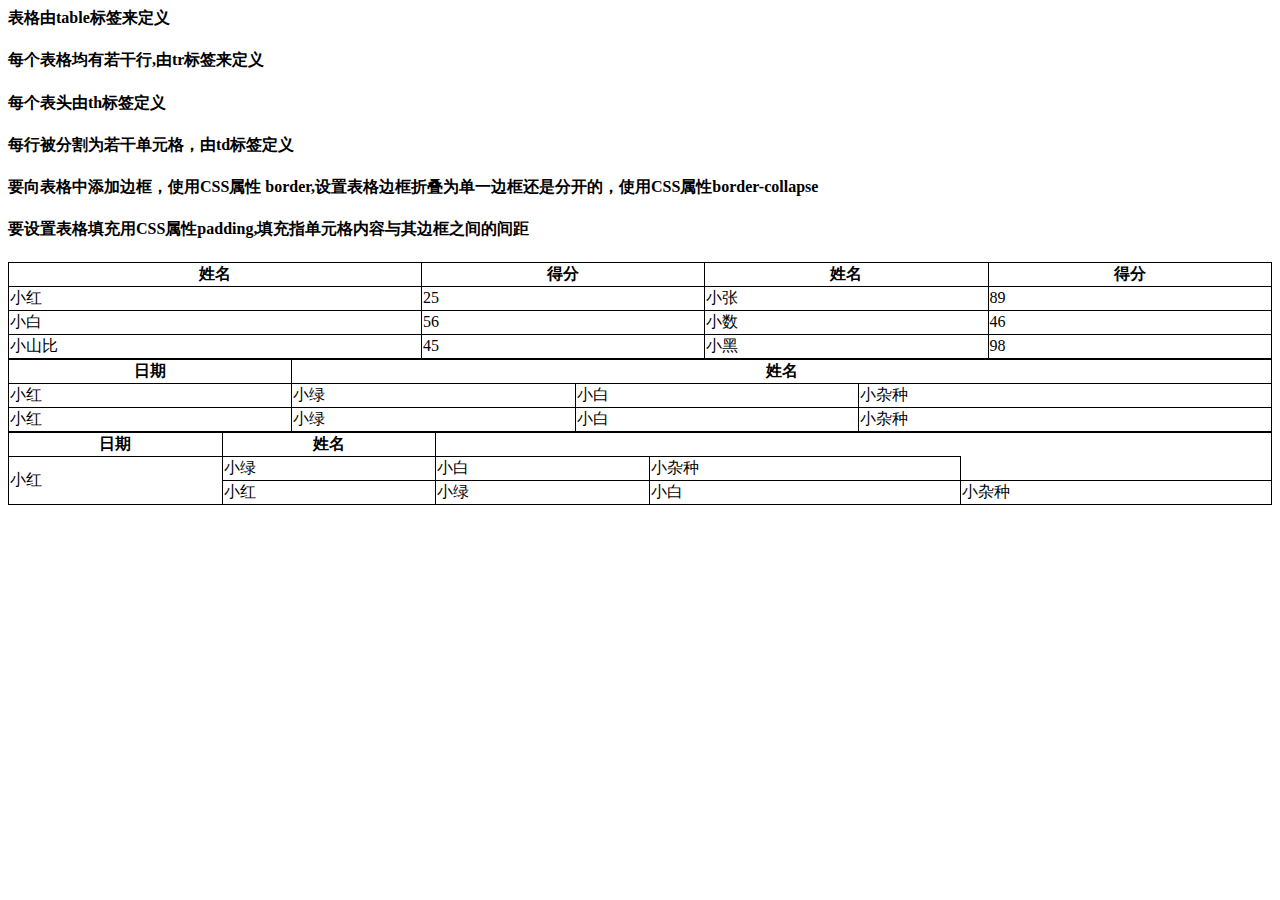
<file: biaoge.html>
<!DOCTYPE htnl>
<html>
  <head>
    <style>
table,th,td{
  border:1px solid black;
  border-collapse:collapse;
}td,th{
  padding:  px;
}
  
</style>

      
    


    
    <title></title>
  </head>
  <body>
<h4>表格由table标签来定义</h4>
 <h4>每个表格均有若干行,由tr标签来定义</h4>
  <h4>每个表头由th标签定义</h4>
    <h4>每行被分割为若干单元格，由td标签定义</h4>
    <h4>要向表格中添加边框，使用CSS属性 border,设置表格边框折叠为单一边框还是分开的，使用CSS属性border-collapse</h4>
    <h4>要设置表格填充用CSS属性padding,填充指单元格内容与其边框之间的间距</h4>
<table style="width:100%">
  <tr>
<th>姓名</th>
 <th>得分</th>
    <th>姓名</th>
    <th>得分</th>
  </tr>
<tr>
<td>小红</td>
<td>25</td>
 <td>小张</td>
  <td>89</td>
</tr>
  <tr>
<td>小白</td>
<td>56</td>
<td>小数</td>
<td>46</td>
 </tr>
<tr>
<td>小山比</td>
<td>45</td>
<td>小黑</td>
  <td>98</td>
</tr></table>

    <table style="width:100%">
      <tr>
<th>日期</th>
<th colspan="3">姓名</th>
</tr>
<tr>
  <td>小红</td>
<td>小绿</td>
  <td>小白</td>
  <td>小杂种</td>
</tr>
      <tr>
  <td>小红</td>
<td>小绿</td>
  <td>小白</td>
  <td>小杂种</td>
</tr>
    </table>
     <table style="width:100%">
      <tr>
<th>日期</th>
<th>姓名</th>
</tr>
<tr>
  <td rowspan="2">小红</td>
<td>小绿</td>
  <td>小白</td>
  <td>小杂种</td>
</tr>
      <tr>
  <td>小红</td>
<td>小绿</td>
  <td>小白</td>
  <td>小杂种</td>
</tr>
    </table>




  
  </body>
  </html>
</file>
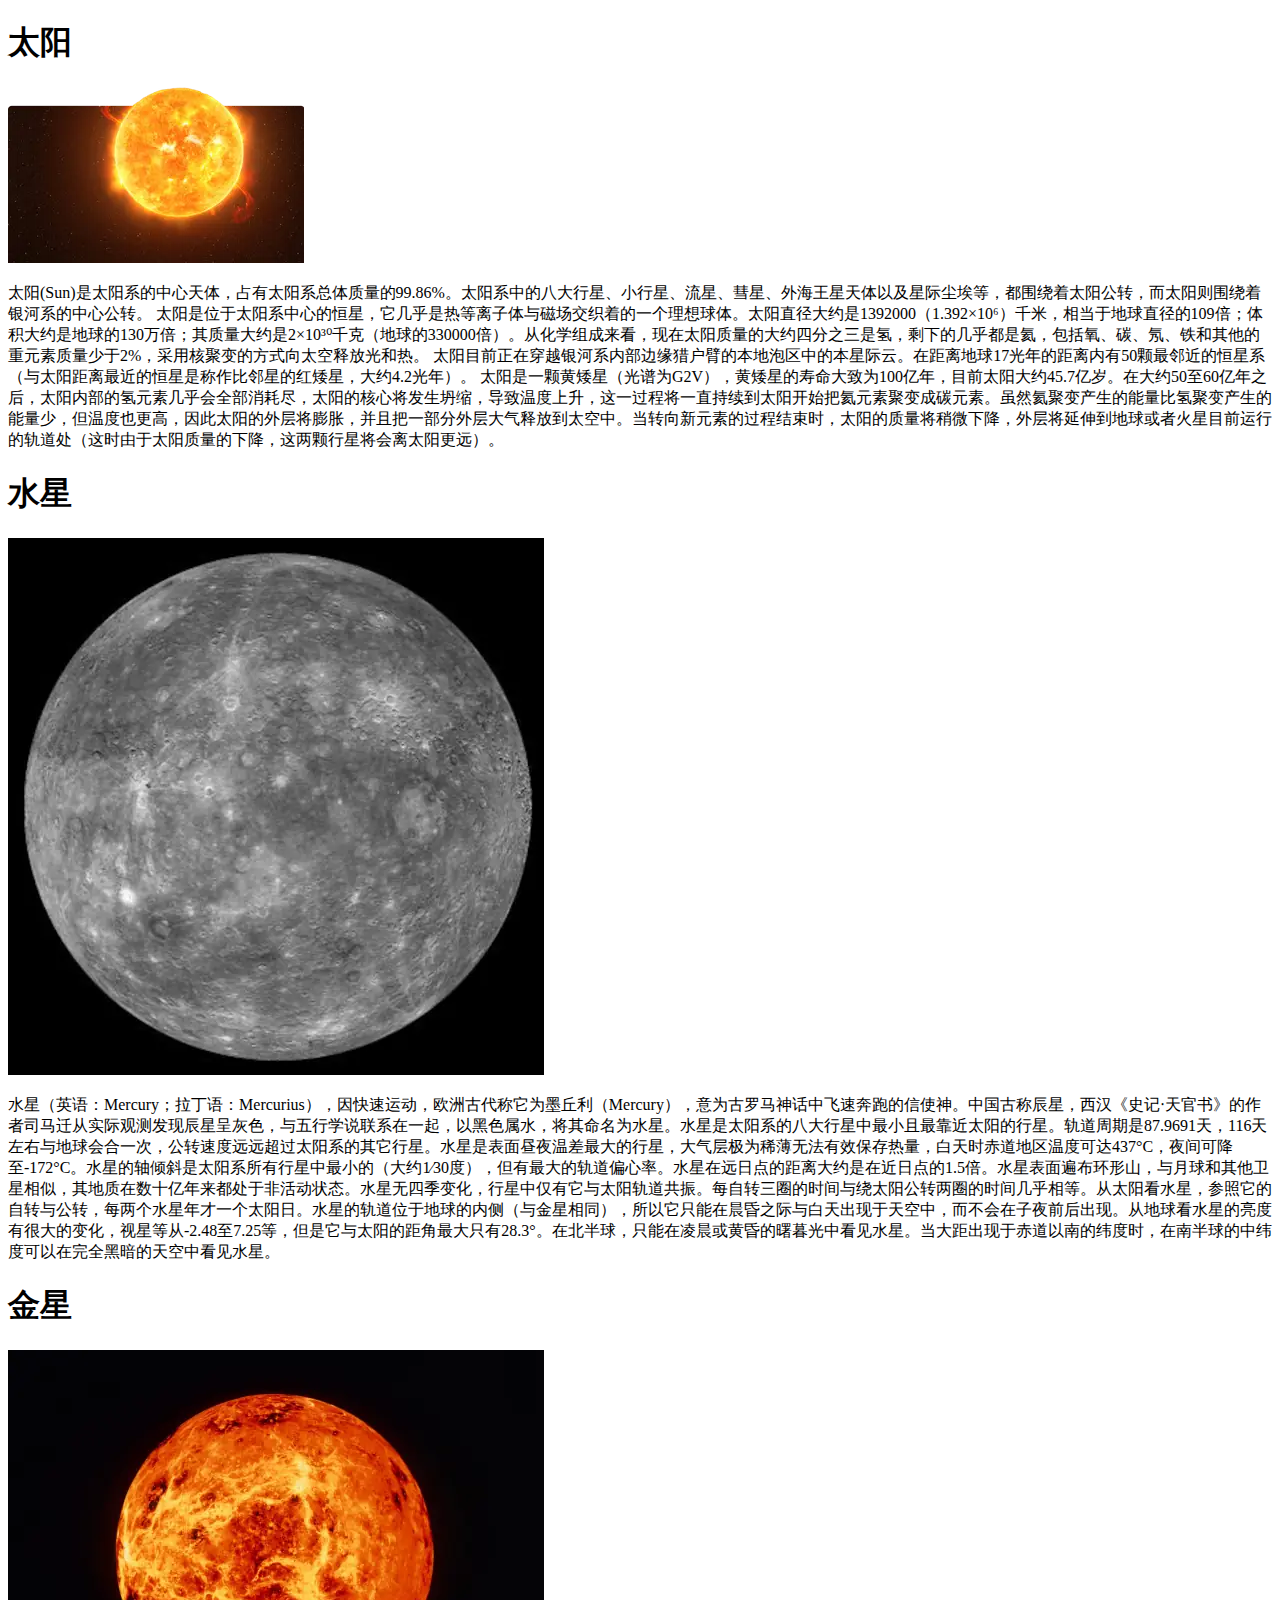
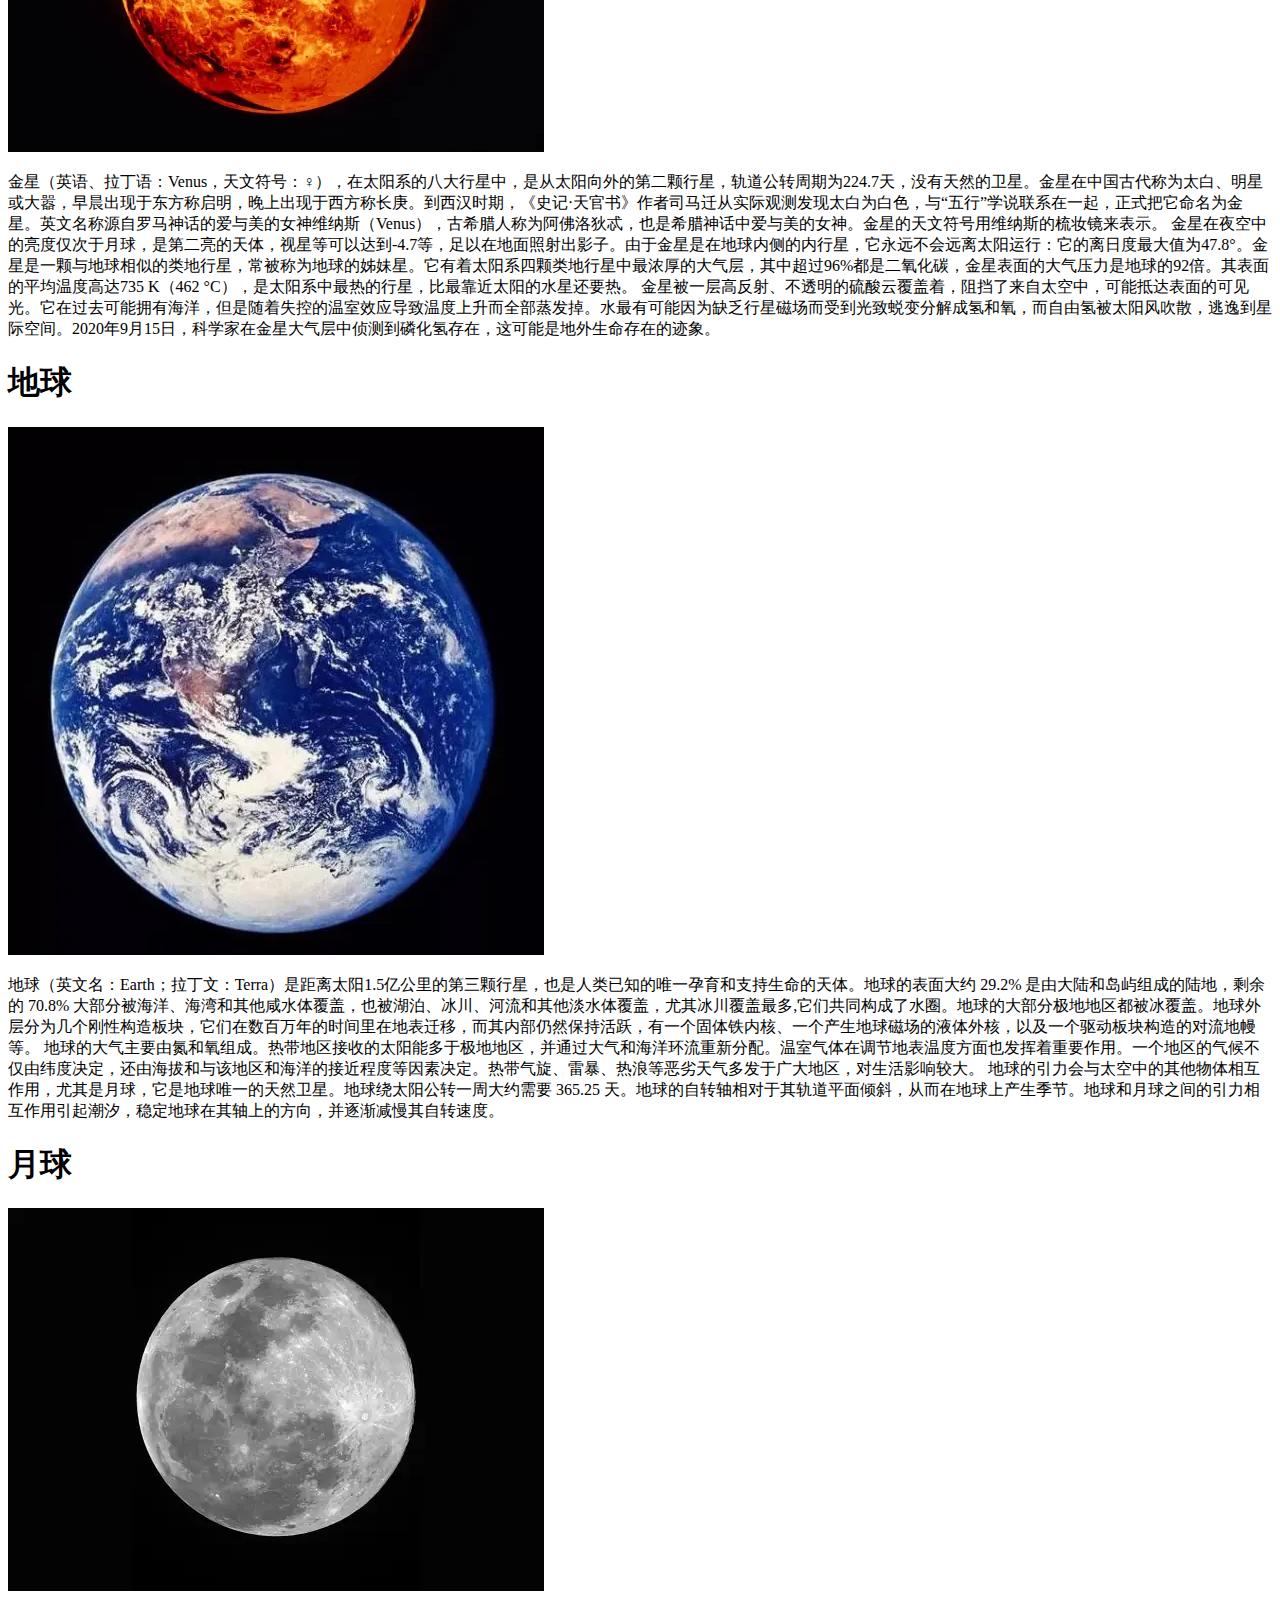
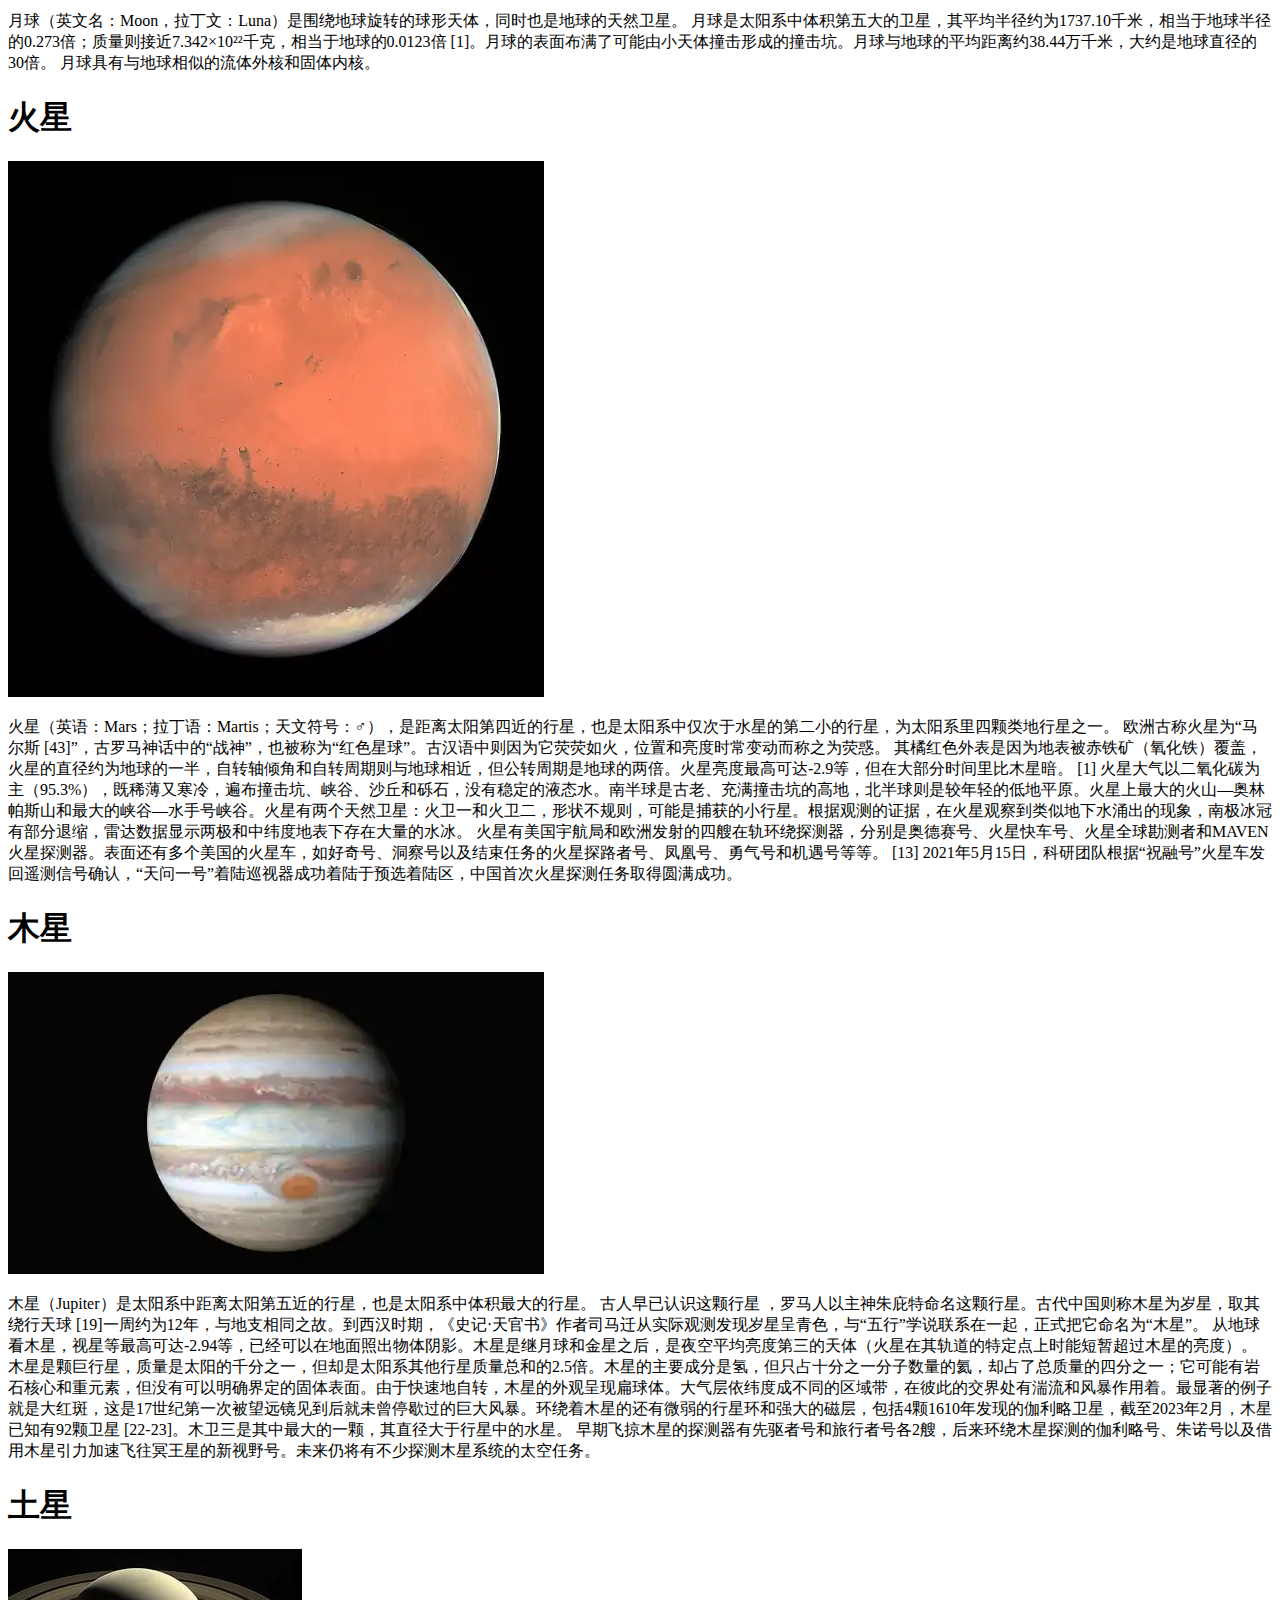
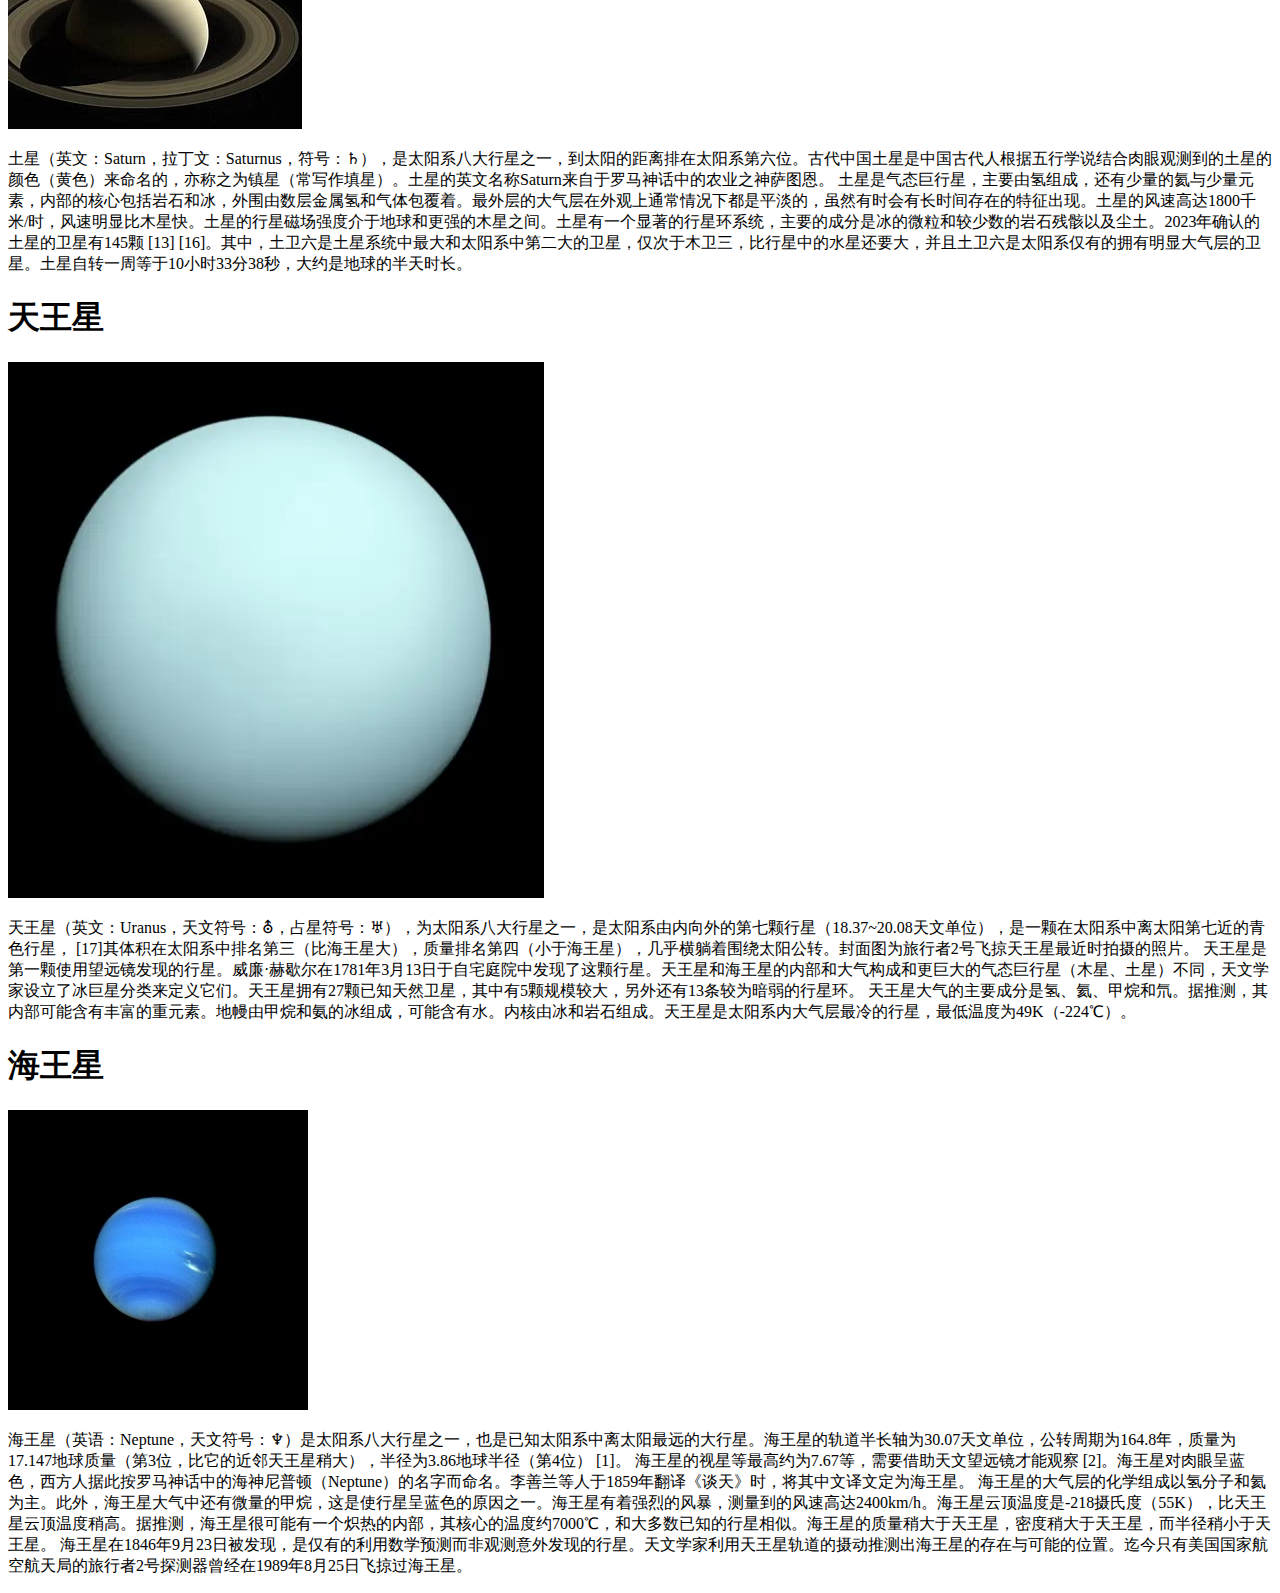
<file: taiyangxi.html>
<!DOCTYPE html>
<html>
<head>
  <title></title>
</head>
<body>
  
 <h1>太阳</h1> <img src="images/2001.png" id="太阳">
  <p>太阳(Sun)是太阳系的中心天体，占有太阳系总体质量的99.86%。太阳系中的八大行星、小行星、流星、彗星、外海王星天体以及星际尘埃等，都围绕着太阳公转，而太阳则围绕着银河系的中心公转。
太阳是位于太阳系中心的恒星，它几乎是热等离子体与磁场交织着的一个理想球体。太阳直径大约是1392000（1.392×10⁶）千米，相当于地球直径的109倍；体积大约是地球的130万倍；其质量大约是2×10³⁰千克（地球的330000倍）。从化学组成来看，现在太阳质量的大约四分之三是氢，剩下的几乎都是氦，包括氧、碳、氖、铁和其他的重元素质量少于2%，采用核聚变的方式向太空释放光和热。
太阳目前正在穿越银河系内部边缘猎户臂的本地泡区中的本星际云。在距离地球17光年的距离内有50颗最邻近的恒星系（与太阳距离最近的恒星是称作比邻星的红矮星，大约4.2光年）。
太阳是一颗黄矮星（光谱为G2V），黄矮星的寿命大致为100亿年，目前太阳大约45.7亿岁。在大约50至60亿年之后，太阳内部的氢元素几乎会全部消耗尽，太阳的核心将发生坍缩，导致温度上升，这一过程将一直持续到太阳开始把氦元素聚变成碳元素。虽然氦聚变产生的能量比氢聚变产生的能量少，但温度也更高，因此太阳的外层将膨胀，并且把一部分外层大气释放到太空中。当转向新元素的过程结束时，太阳的质量将稍微下降，外层将延伸到地球或者火星目前运行的轨道处（这时由于太阳质量的下降，这两颗行星将会离太阳更远）。
</p>
<h1>水星</h1><img src="images/2002.png" id="水星">
  <p>水星（英语：Mercury；拉丁语：Mercurius），因快速运动，欧洲古代称它为墨丘利（Mercury），意为古罗马神话中飞速奔跑的信使神。中国古称辰星，西汉《史记‧天官书》的作者司马迁从实际观测发现辰星呈灰色，与五行学说联系在一起，以黑色属水，将其命名为水星。水星是太阳系的八大行星中最小且最靠近太阳的行星。轨道周期是87.9691天，116天左右与地球会合一次，公转速度远远超过太阳系的其它行星。水星是表面昼夜温差最大的行星，大气层极为稀薄无法有效保存热量，白天时赤道地区温度可达437°C，夜间可降至-172°C。水星的轴倾斜是太阳系所有行星中最小的（大约1⁄30度），但有最大的轨道偏心率。水星在远日点的距离大约是在近日点的1.5倍。水星表面遍布环形山，与月球和其他卫星相似，其地质在数十亿年来都处于非活动状态。水星无四季变化，行星中仅有它与太阳轨道共振。每自转三圈的时间与绕太阳公转两圈的时间几乎相等。从太阳看水星，参照它的自转与公转，每两个水星年才一个太阳日。水星的轨道位于地球的内侧（与金星相同），所以它只能在晨昏之际与白天出现于天空中，而不会在子夜前后出现。从地球看水星的亮度有很大的变化，视星等从-2.48至7.25等，但是它与太阳的距角最大只有28.3°。在北半球，只能在凌晨或黄昏的曙暮光中看见水星。当大距出现于赤道以南的纬度时，在南半球的中纬度可以在完全黑暗的天空中看见水星。
  </p>
  <h1>金星</h1><img src="images/2003.png" id="金星">
  <p>金星（英语、拉丁语：Venus，天文符号：♀），在太阳系的八大行星中，是从太阳向外的第二颗行星，轨道公转周期为224.7天，没有天然的卫星。金星在中国古代称为太白、明星或大嚣，早晨出现于东方称启明，晚上出现于西方称长庚。到西汉时期，《史记‧天官书》作者司马迁从实际观测发现太白为白色，与“五行”学说联系在一起，正式把它命名为金星。英文名称源自罗马神话的爱与美的女神维纳斯（Venus），古希腊人称为阿佛洛狄忒，也是希腊神话中爱与美的女神。金星的天文符号用维纳斯的梳妆镜来表示。
金星在夜空中的亮度仅次于月球，是第二亮的天体，视星等可以达到-4.7等，足以在地面照射出影子。由于金星是在地球内侧的内行星，它永远不会远离太阳运行：它的离日度最大值为47.8°。金星是一颗与地球相似的类地行星，常被称为地球的姊妹星。它有着太阳系四颗类地行星中最浓厚的大气层，其中超过96%都是二氧化碳，金星表面的大气压力是地球的92倍。其表面的平均温度高达735 K（462 °C），是太阳系中最热的行星，比最靠近太阳的水星还要热。
金星被一层高反射、不透明的硫酸云覆盖着，阻挡了来自太空中，可能抵达表面的可见光。它在过去可能拥有海洋，但是随着失控的温室效应导致温度上升而全部蒸发掉。水最有可能因为缺乏行星磁场而受到光致蜕变分解成氢和氧，而自由氢被太阳风吹散，逃逸到星际空间。2020年9月15日，科学家在金星大气层中侦测到磷化氢存在，这可能是地外生命存在的迹象。
  </p>
<h1>地球</h1><img src="images/2004.png" id="地球">
  <p>地球（英文名：Earth；拉丁文：Terra）是距离太阳1.5亿公里的第三颗行星，也是人类已知的唯一孕育和支持生命的天体。地球的表面大约 29.2% 是由大陆和岛屿组成的陆地，剩余的 70.8% 大部分被海洋、海湾和其他咸水体覆盖，也被湖泊、冰川、河流和其他淡水体覆盖，尤其冰川覆盖最多,它们共同构成了水圈。地球的大部分极地地区都被冰覆盖。地球外层分为几个刚性构造板块，它们在数百万年的时间里在地表迁移，而其内部仍然保持活跃，有一个固体铁内核、一个产生地球磁场的液体外核，以及一个驱动板块构造的对流地幔等。
地球的大气主要由氮和氧组成。热带地区接收的太阳能多于极地地区，并通过大气和海洋环流重新分配。温室气体在调节地表温度方面也发挥着重要作用。一个地区的气候不仅由纬度决定，还由海拔和与该地区和海洋的接近程度等因素决定。热带气旋、雷暴、热浪等恶劣天气多发于广大地区，对生活影响较大。
地球的引力会与太空中的其他物体相互作用，尤其是月球，它是地球唯一的天然卫星。地球绕太阳公转一周大约需要 365.25 天。地球的自转轴相对于其轨道平面倾斜，从而在地球上产生季节。地球和月球之间的引力相互作用引起潮汐，稳定地球在其轴上的方向，并逐渐减慢其自转速度。 
  </p>
  <h1>月球</h1><img src="images/2005.png" id="月球">
  <p>月球（英文名：Moon，拉丁文：Luna）是围绕地球旋转的球形天体，同时也是地球的天然卫星。
月球是太阳系中体积第五大的卫星，其平均半径约为1737.10千米，相当于地球半径的0.273倍；质量则接近7.342×10²²千克，相当于地球的0.0123倍 [1]。月球的表面布满了可能由小天体撞击形成的撞击坑。月球与地球的平均距离约38.44万千米，大约是地球直径的30倍。
月球具有与地球相似的流体外核和固体内核。
</p>
<h1>火星</h1><img src="images/2006.png" id="火星">
  <p>火星（英语：Mars；拉丁语：Martis；天文符号：♂），是距离太阳第四近的行星，也是太阳系中仅次于水星的第二小的行星，为太阳系里四颗类地行星之一。
欧洲古称火星为“马尔斯 [43]”，古罗马神话中的“战神”，也被称为“红色星球”。古汉语中则因为它荧荧如火，位置和亮度时常变动而称之为荧惑。
其橘红色外表是因为地表被赤铁矿（氧化铁）覆盖，火星的直径约为地球的一半，自转轴倾角和自转周期则与地球相近，但公转周期是地球的两倍。火星亮度最高可达-2.9等，但在大部分时间里比木星暗。 [1]
火星大气以二氧化碳为主（95.3%），既稀薄又寒冷，遍布撞击坑、峡谷、沙丘和砾石，没有稳定的液态水。南半球是古老、充满撞击坑的高地，北半球则是较年轻的低地平原。火星上最大的火山—奥林帕斯山和最大的峡谷—水手号峡谷。火星有两个天然卫星：火卫一和火卫二，形状不规则，可能是捕获的小行星。根据观测的证据，在火星观察到类似地下水涌出的现象，南极冰冠有部分退缩，雷达数据显示两极和中纬度地表下存在大量的水冰。
火星有美国宇航局和欧洲发射的四艘在轨环绕探测器，分别是奥德赛号、火星快车号、火星全球勘测者和MAVEN火星探测器。表面还有多个美国的火星车，如好奇号、洞察号以及结束任务的火星探路者号、凤凰号、勇气号和机遇号等等。 [13]
2021年5月15日，科研团队根据“祝融号”火星车发回遥测信号确认，“天问一号”着陆巡视器成功着陆于预选着陆区，中国首次火星探测任务取得圆满成功。
</p>
  <h1>木星</h1><img src="images/2007.png" id="木星">
  <p>木星（Jupiter）是太阳系中距离太阳第五近的行星，也是太阳系中体积最大的行星。
古人早已认识这颗行星 ，罗马人以主神朱庇特命名这颗行星。古代中国则称木星为岁星，取其绕行天球 [19]一周约为12年，与地支相同之故。到西汉时期，《史记‧天官书》作者司马迁从实际观测发现岁星呈青色，与“五行”学说联系在一起，正式把它命名为“木星”。
从地球看木星，视星等最高可达-2.94等，已经可以在地面照出物体阴影。木星是继月球和金星之后，是夜空平均亮度第三的天体（火星在其轨道的特定点上时能短暂超过木星的亮度）。
木星是颗巨行星，质量是太阳的千分之一，但却是太阳系其他行星质量总和的2.5倍。木星的主要成分是氢，但只占十分之一分子数量的氦，却占了总质量的四分之一；它可能有岩石核心和重元素，但没有可以明确界定的固体表面。由于快速地自转，木星的外观呈现扁球体。大气层依纬度成不同的区域带，在彼此的交界处有湍流和风暴作用着。最显著的例子就是大红斑，这是17世纪第一次被望远镜见到后就未曾停歇过的巨大风暴。环绕着木星的还有微弱的行星环和强大的磁层，包括4颗1610年发现的伽利略卫星，截至2023年2月，木星已知有92颗卫星 [22-23]。木卫三是其中最大的一颗，其直径大于行星中的水星。
早期飞掠木星的探测器有先驱者号和旅行者号各2艘，后来环绕木星探测的伽利略号、朱诺号以及借用木星引力加速飞往冥王星的新视野号。未来仍将有不少探测木星系统的太空任务。  
  </p>
  <h1>土星</h1><img src="images/2008.png"  id="土星">
  <p>土星（英文：Saturn，拉丁文：Saturnus，符号：♄），是太阳系八大行星之一，到太阳的距离排在太阳系第六位。古代中国土星是中国古代人根据五行学说结合肉眼观测到的土星的颜色（黄色）来命名的，亦称之为镇星（常写作填星）。土星的英文名称Saturn来自于罗马神话中的农业之神萨图恩。
土星是气态巨行星，主要由氢组成，还有少量的氦与少量元素，内部的核心包括岩石和冰，外围由数层金属氢和气体包覆着。最外层的大气层在外观上通常情况下都是平淡的，虽然有时会有长时间存在的特征出现。土星的风速高达1800千米/时，风速明显比木星快。土星的行星磁场强度介于地球和更强的木星之间。土星有一个显著的行星环系统，主要的成分是冰的微粒和较少数的岩石残骸以及尘土。2023年确认的土星的卫星有145颗 [13] [16]。其中，土卫六是土星系统中最大和太阳系中第二大的卫星，仅次于木卫三，比行星中的水星还要大，并且土卫六是太阳系仅有的拥有明显大气层的卫星。土星自转一周等于10小时33分38秒，大约是地球的半天时长。
</p>
<h1>天王星</h1><img src="images/2009.png" id="天王星">
  <p>天王星（英文：Uranus，天文符号：⛢，占星符号：♅），为太阳系八大行星之一，是太阳系由内向外的第七颗行星（18.37~20.08天文单位），是一颗在太阳系中离太阳第七近的青色行星， [17]其体积在太阳系中排名第三（比海王星大），质量排名第四（小于海王星），几乎横躺着围绕太阳公转。封面图为旅行者2号飞掠天王星最近时拍摄的照片。
天王星是第一颗使用望远镜发现的行星。威廉·赫歇尔在1781年3月13日于自宅庭院中发现了这颗行星。天王星和海王星的内部和大气构成和更巨大的气态巨行星（木星、土星）不同，天文学家设立了冰巨星分类来定义它们。天王星拥有27颗已知天然卫星，其中有5颗规模较大，另外还有13条较为暗弱的行星环。
天王星大气的主要成分是氢、氦、甲烷和氘。据推测，其内部可能含有丰富的重元素。地幔由甲烷和氨的冰组成，可能含有水。内核由冰和岩石组成。天王星是太阳系内大气层最冷的行星，最低温度为49K（-224℃）。
  </p>
<h1>海王星</h1><img src="images/2010.png" id="海王星">
  <p>海王星（英语：Neptune，天文符号：♆）是太阳系八大行星之一，也是已知太阳系中离太阳最远的大行星。海王星的轨道半长轴为30.07天文单位，公转周期为164.8年，质量为17.147地球质量（第3位，比它的近邻天王星稍大），半径为3.86地球半径（第4位） [1]。
海王星的视星等最高约为7.67等，需要借助天文望远镜才能观察 [2]。海王星对肉眼呈蓝色，西方人据此按罗马神话中的海神尼普顿（Neptune）的名字而命名。李善兰等人于1859年翻译《谈天》时，将其中文译文定为海王星。
海王星的大气层的化学组成以氢分子和氦为主。此外，海王星大气中还有微量的甲烷，这是使行星呈蓝色的原因之一。海王星有着强烈的风暴，测量到的风速高达2400km/h。海王星云顶温度是-218摄氏度（55K），比天王星云顶温度稍高。据推测，海王星很可能有一个炽热的内部，其核心的温度约7000℃，和大多数已知的行星相似。海王星的质量稍大于天王星，密度稍大于天王星，而半径稍小于天王星。
海王星在1846年9月23日被发现，是仅有的利用数学预测而非观测意外发现的行星。天文学家利用天王星轨道的摄动推测出海王星的存在与可能的位置。迄今只有美国国家航空航天局的旅行者2号探测器曾经在1989年8月25日飞掠过海王星。
</p>
  
</body>
</html>
</file>
